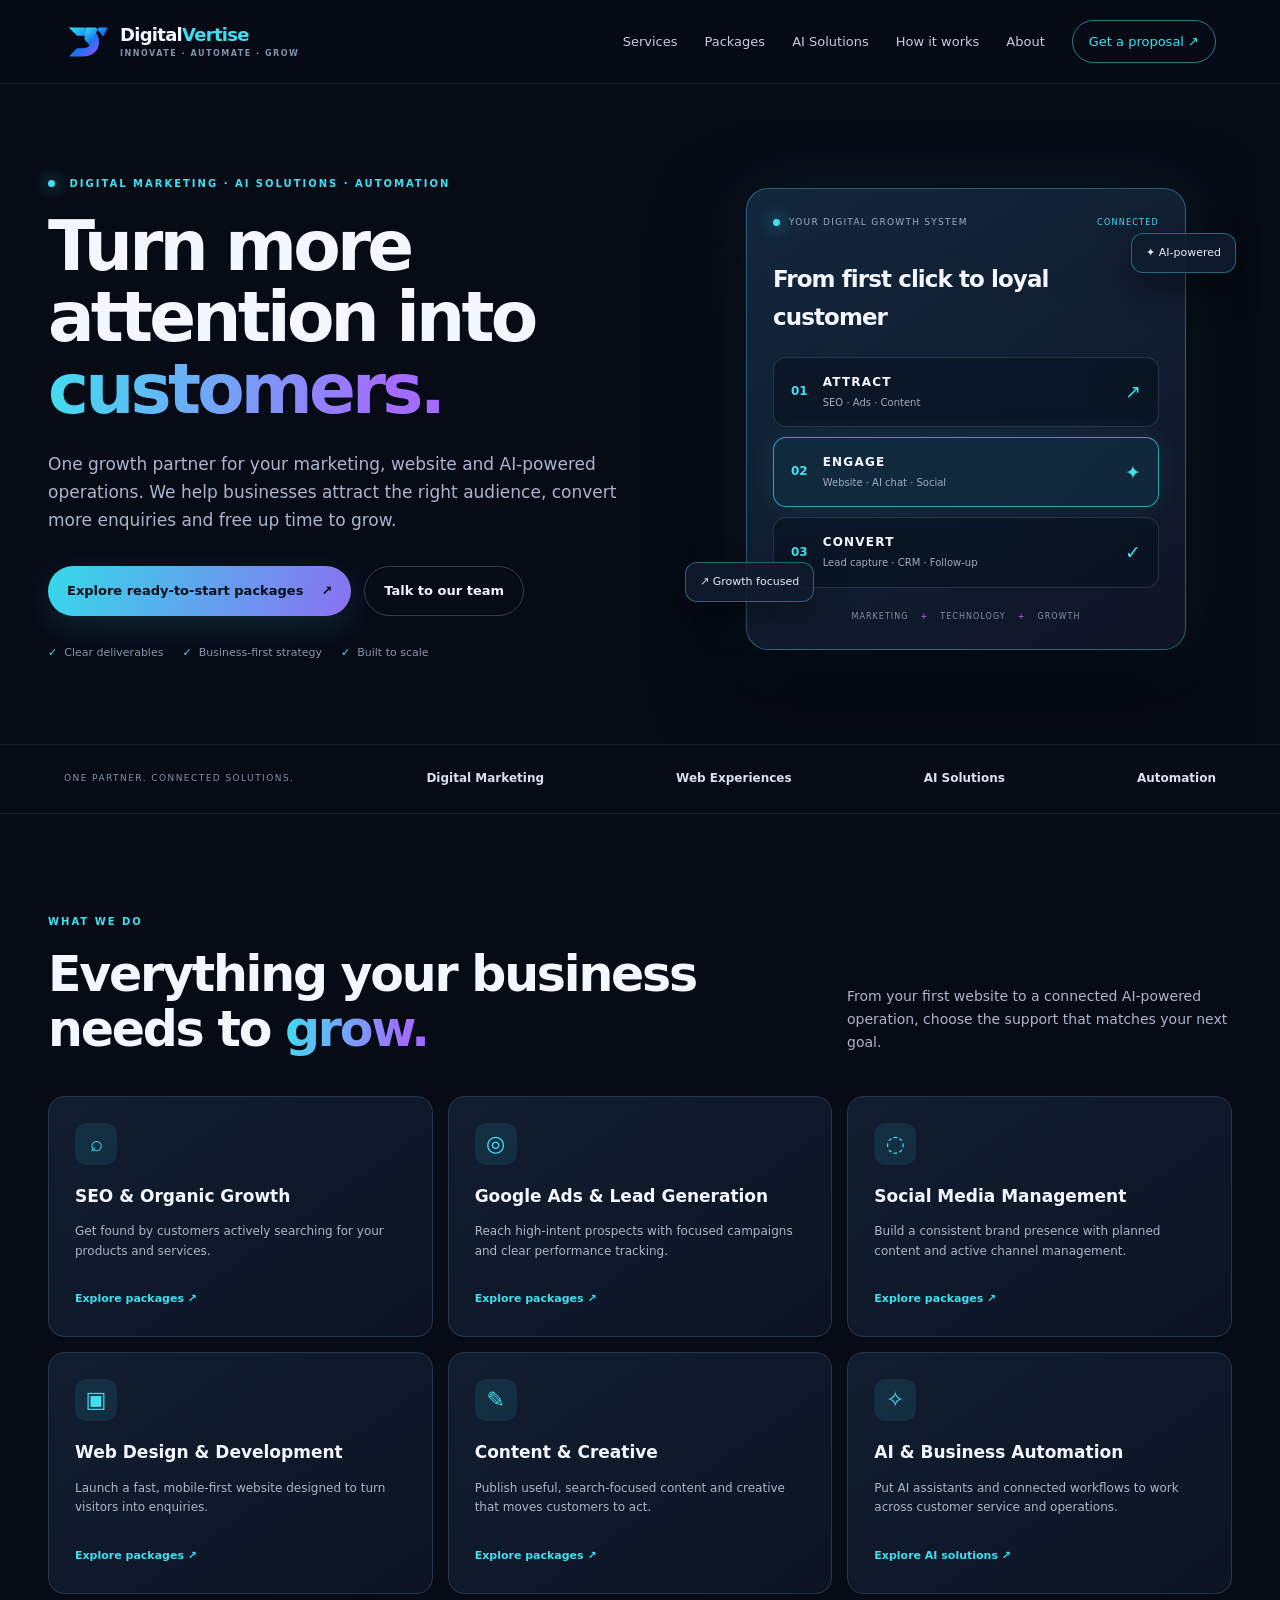
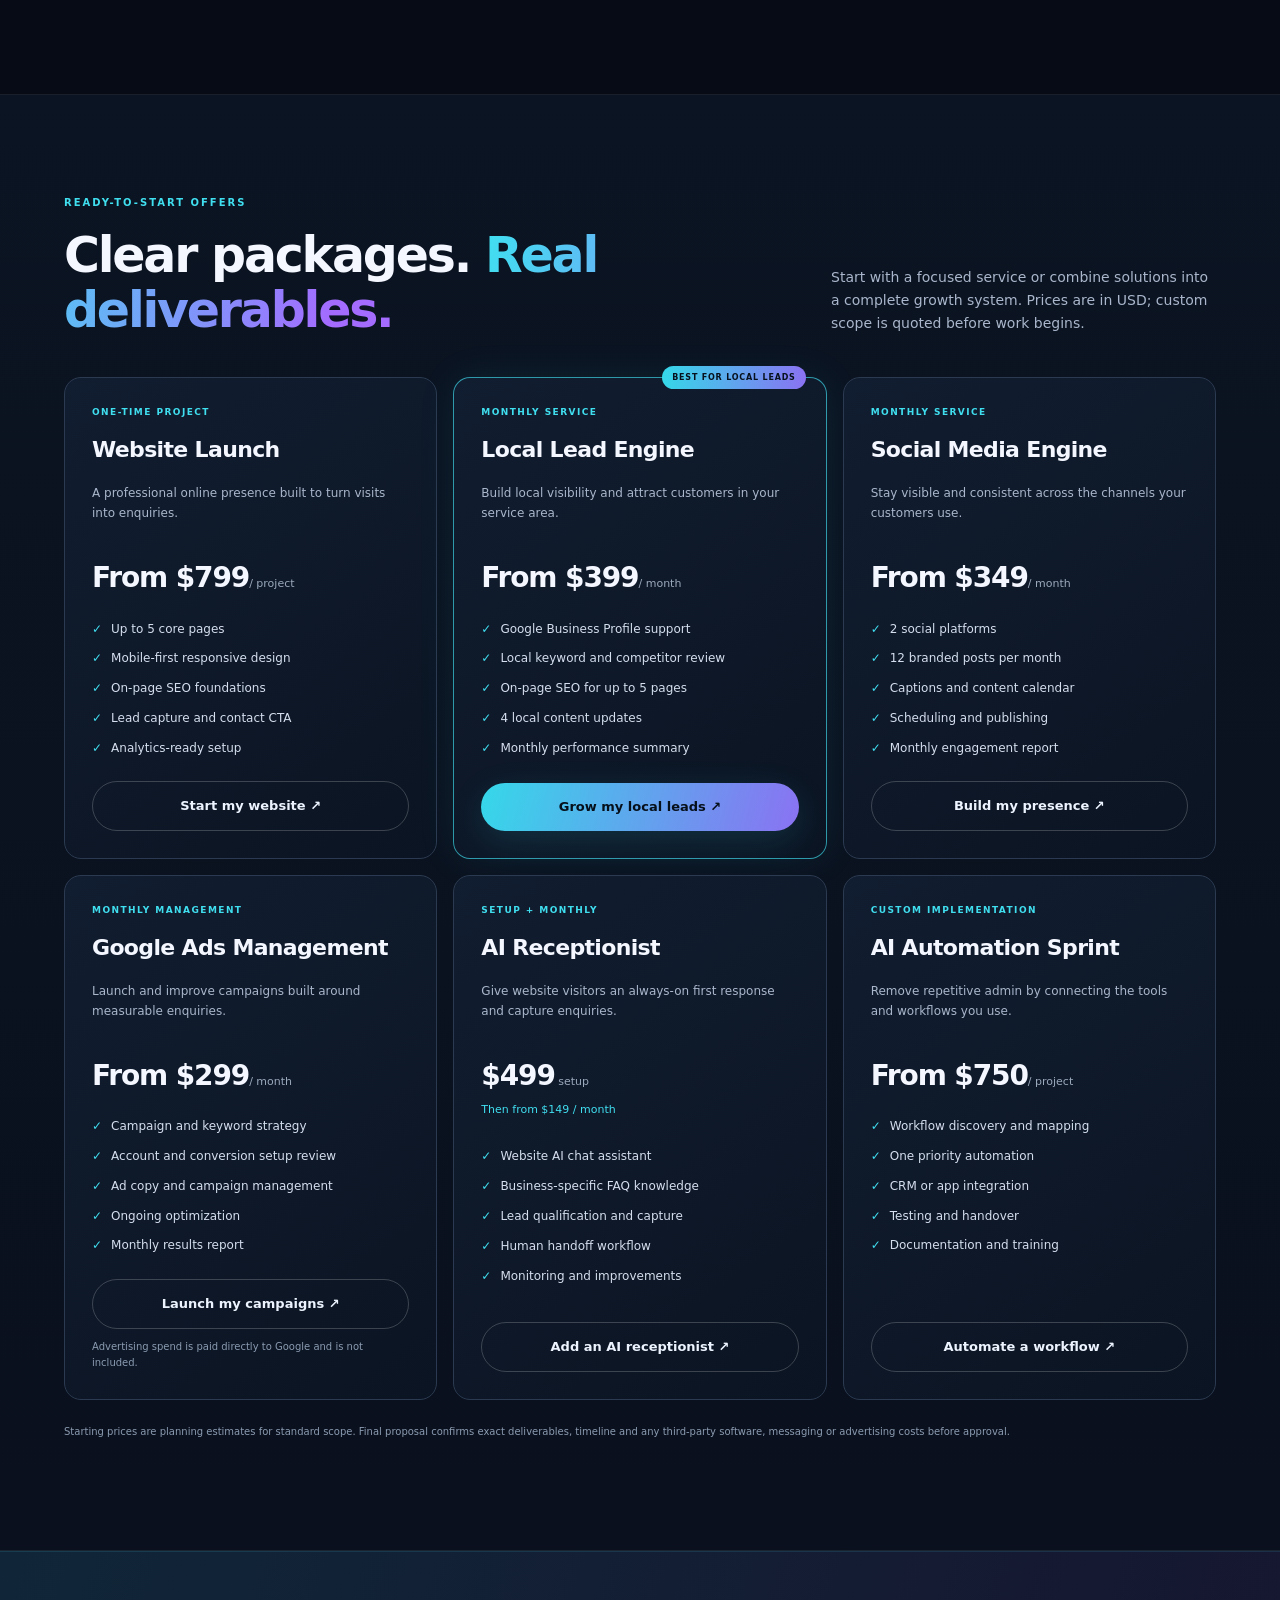
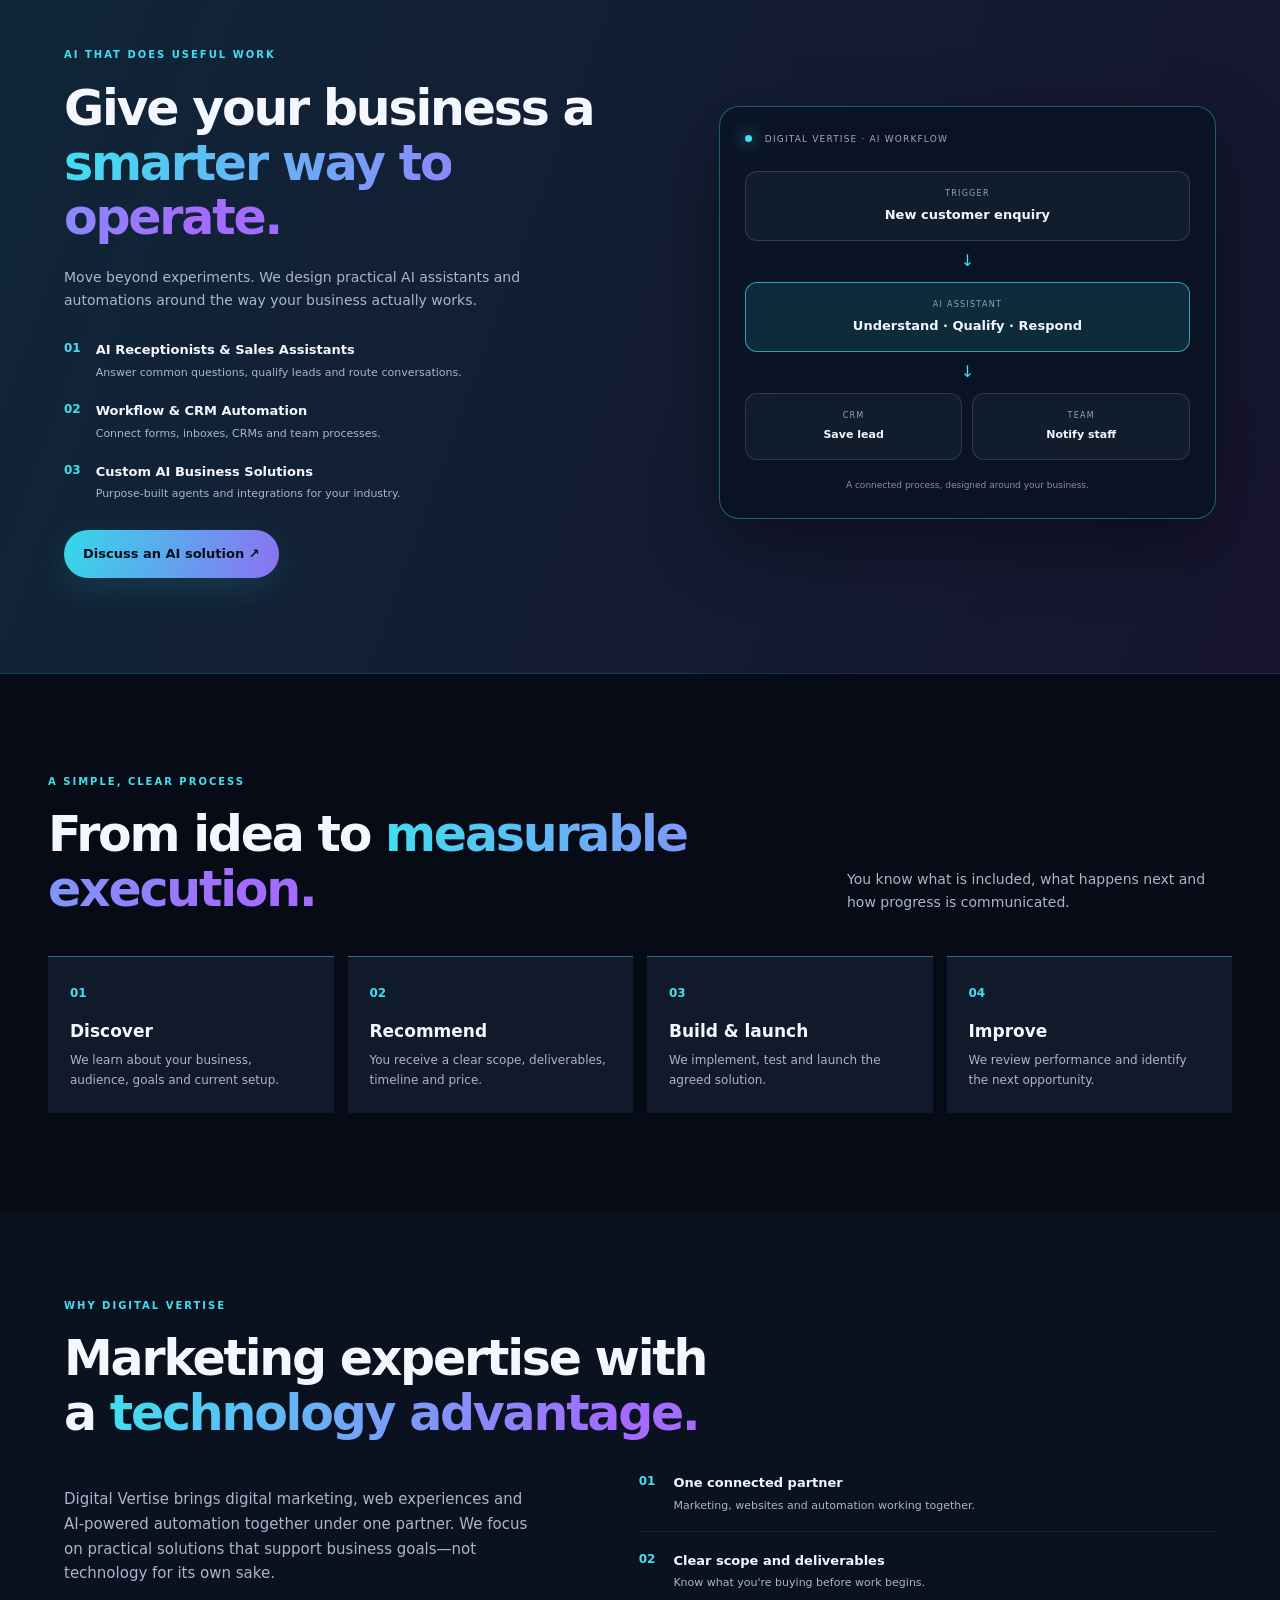
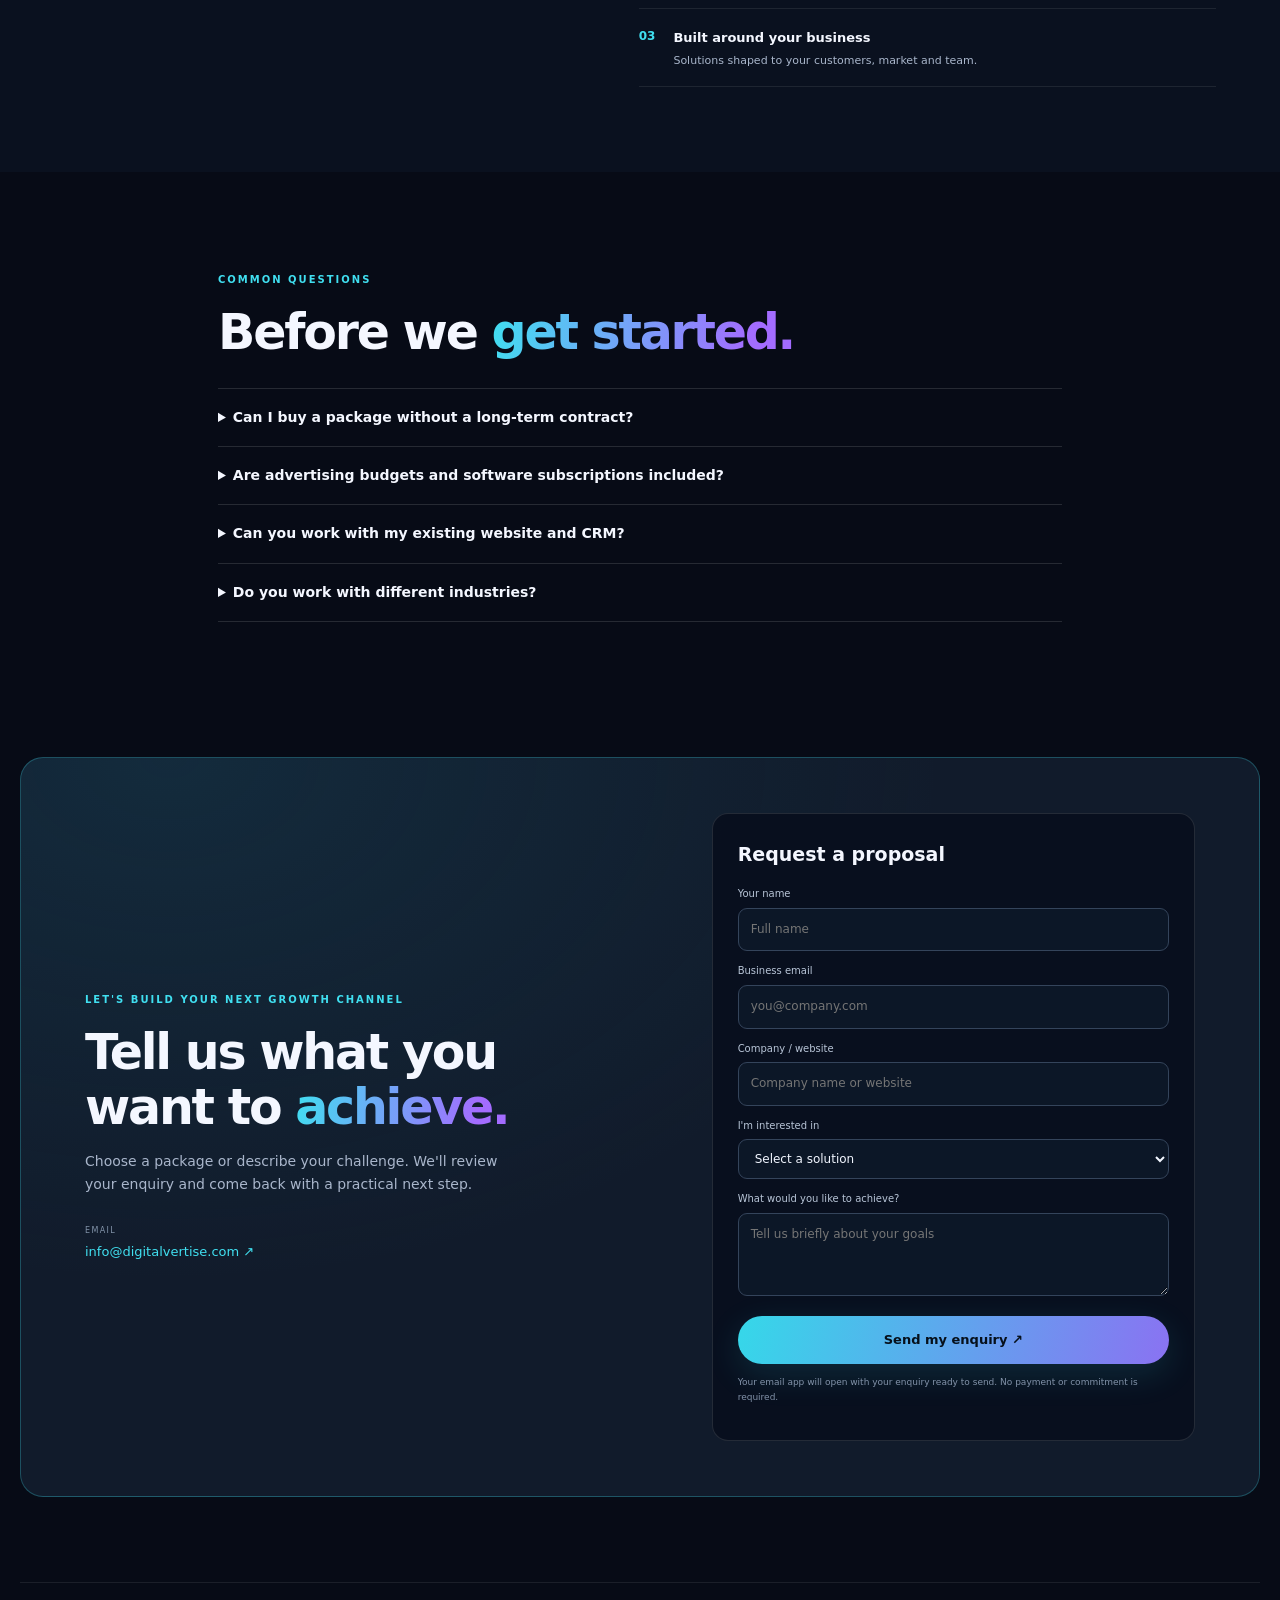
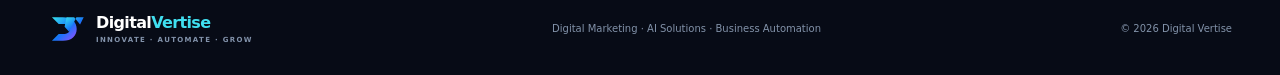
<file: index.html>
<!doctype html>
<html lang="en">
<head>
<meta charset="utf-8"><meta name="viewport" content="width=device-width,initial-scale=1">
<title>Digital Vertise | Digital Marketing, AI Solutions & Business Automation</title>
<meta name="description" content="Grow your business with Digital Vertise: SEO, Google Ads, social media, conversion-focused websites, AI receptionists and business automation. Explore clear packages and request a proposal.">
<meta name="robots" content="index,follow"><link rel="canonical" href="https://digitalvertise.com/">
<meta name="theme-color" content="#070b16">
<meta property="og:type" content="website"><meta property="og:title" content="Digital Vertise | Innovate. Automate. Grow."><meta property="og:description" content="Digital marketing and practical AI solutions that help businesses attract leads, convert customers and work smarter."><meta property="og:url" content="https://digitalvertise.com/">
<link rel="icon" href="/assets/dv-logo.svg" type="image/svg+xml"><link rel="stylesheet" href="/assets/site.css">
<script type="application/ld+json">{"@context":"https://schema.org","@type":"ProfessionalService","name":"Digital Vertise","url":"https://digitalvertise.com/","description":"Digital marketing, website development, AI solutions and business automation.","email":"info@digitalvertise.com","areaServed":"Worldwide","serviceType":["Digital Marketing","Search Engine Optimization","Google Ads Management","Social Media Management","Website Design","AI Automation"]}</script>
</head>
<body>
<header class="site-header"><a class="brand" href="/" aria-label="Digital Vertise home"><img src="/assets/dv-logo.svg" alt=""><span>Digital<span class="brand-accent">Vertise</span><small>INNOVATE · AUTOMATE · GROW</small></span></a>
<button class="menu-toggle" aria-label="Toggle navigation" aria-expanded="false">☰</button>
<nav class="main-nav"><a href="#services">Services</a><a href="#packages">Packages</a><a href="#ai">AI Solutions</a><a href="#process">How it works</a><a href="#about">About</a><a class="nav-cta" href="#contact">Get a proposal <span>↗</span></a></nav></header>
<main>
<section class="hero"><div class="hero-copy"><div class="eyebrow"><i></i> DIGITAL MARKETING · AI SOLUTIONS · AUTOMATION</div>
<h1>Turn more attention into <em>customers.</em></h1>
<p class="hero-lede">One growth partner for your marketing, website and AI-powered operations. We help businesses attract the right audience, convert more enquiries and free up time to grow.</p>
<div class="hero-actions"><a class="button button-primary" href="#packages">Explore ready-to-start packages <span>↗</span></a><a class="button button-secondary" href="#contact">Talk to our team</a></div>
<div class="hero-points"><span>Clear deliverables</span><span>Business-first strategy</span><span>Built to scale</span></div></div>
<div class="hero-visual"><div class="visual-glow"></div><div class="visual-card"><div class="visual-top"><span class="status-dot"></span> YOUR DIGITAL GROWTH SYSTEM <span class="visual-live">CONNECTED</span></div><div class="growth-title">From first click to loyal customer</div><div class="funnel"><div class="funnel-step"><b>01</b><span><strong>ATTRACT</strong><small>SEO · Ads · Content</small></span><em>↗</em></div><div class="funnel-step active"><b>02</b><span><strong>ENGAGE</strong><small>Website · AI chat · Social</small></span><em>✦</em></div><div class="funnel-step"><b>03</b><span><strong>CONVERT</strong><small>Lead capture · CRM · Follow-up</small></span><em>✓</em></div></div><div class="visual-foot"><span>MARKETING</span><span>+</span><span>TECHNOLOGY</span><span>+</span><span>GROWTH</span></div></div><div class="floating-tag tag-one">✦ AI-powered</div><div class="floating-tag tag-two">↗ Growth focused</div></div></section>
<div class="trust-strip"><span>ONE PARTNER. CONNECTED SOLUTIONS.</span><b>Digital Marketing</b><b>Web Experiences</b><b>AI Solutions</b><b>Automation</b></div>
<section class="section" id="services"><div class="section-heading"><div><div class="eyebrow">WHAT WE DO</div><h2>Everything your business needs to <em>grow.</em></h2></div><p>From your first website to a connected AI-powered operation, choose the support that matches your next goal.</p></div>
<div class="service-grid">
<a class="service-card" href="#packages"><span class="service-icon">⌕</span><h3>SEO & Organic Growth</h3><p>Get found by customers actively searching for your products and services.</p><span class="card-link">Explore packages ↗</span></a>
<a class="service-card" href="#packages"><span class="service-icon">◎</span><h3>Google Ads & Lead Generation</h3><p>Reach high-intent prospects with focused campaigns and clear performance tracking.</p><span class="card-link">Explore packages ↗</span></a>
<a class="service-card" href="#packages"><span class="service-icon">◌</span><h3>Social Media Management</h3><p>Build a consistent brand presence with planned content and active channel management.</p><span class="card-link">Explore packages ↗</span></a>
<a class="service-card" href="#packages"><span class="service-icon">▣</span><h3>Web Design & Development</h3><p>Launch a fast, mobile-first website designed to turn visitors into enquiries.</p><span class="card-link">Explore packages ↗</span></a>
<a class="service-card" href="#packages"><span class="service-icon">✎</span><h3>Content & Creative</h3><p>Publish useful, search-focused content and creative that moves customers to act.</p><span class="card-link">Explore packages ↗</span></a>
<a class="service-card" href="#ai"><span class="service-icon">✧</span><h3>AI & Business Automation</h3><p>Put AI assistants and connected workflows to work across customer service and operations.</p><span class="card-link">Explore AI solutions ↗</span></a>
</div></section>
<section class="packages-section" id="packages"><div class="section-heading"><div><div class="eyebrow">READY-TO-START OFFERS</div><h2>Clear packages. <em>Real deliverables.</em></h2></div><p>Start with a focused service or combine solutions into a complete growth system. Prices are in USD; custom scope is quoted before work begins.</p></div>
<div class="package-grid">
<article class="package-card"><div class="package-label">ONE-TIME PROJECT</div><h3>Website Launch</h3><p class="package-desc">A professional online presence built to turn visits into enquiries.</p><div class="price"><strong>From $799</strong><span>/ project</span></div><ul><li>Up to 5 core pages</li><li>Mobile-first responsive design</li><li>On-page SEO foundations</li><li>Lead capture and contact CTA</li><li>Analytics-ready setup</li></ul><a class="button button-outline" href="#contact" data-package="Website Launch">Start my website ↗</a></article>
<article class="package-card featured"><div class="popular">BEST FOR LOCAL LEADS</div><div class="package-label">MONTHLY SERVICE</div><h3>Local Lead Engine</h3><p class="package-desc">Build local visibility and attract customers in your service area.</p><div class="price"><strong>From $399</strong><span>/ month</span></div><ul><li>Google Business Profile support</li><li>Local keyword and competitor review</li><li>On-page SEO for up to 5 pages</li><li>4 local content updates</li><li>Monthly performance summary</li></ul><a class="button button-primary" href="#contact" data-package="Local Lead Engine">Grow my local leads ↗</a></article>
<article class="package-card"><div class="package-label">MONTHLY SERVICE</div><h3>Social Media Engine</h3><p class="package-desc">Stay visible and consistent across the channels your customers use.</p><div class="price"><strong>From $349</strong><span>/ month</span></div><ul><li>2 social platforms</li><li>12 branded posts per month</li><li>Captions and content calendar</li><li>Scheduling and publishing</li><li>Monthly engagement report</li></ul><a class="button button-outline" href="#contact" data-package="Social Media Engine">Build my presence ↗</a></article>
<article class="package-card"><div class="package-label">MONTHLY MANAGEMENT</div><h3>Google Ads Management</h3><p class="package-desc">Launch and improve campaigns built around measurable enquiries.</p><div class="price"><strong>From $299</strong><span>/ month</span></div><ul><li>Campaign and keyword strategy</li><li>Account and conversion setup review</li><li>Ad copy and campaign management</li><li>Ongoing optimization</li><li>Monthly results report</li></ul><a class="button button-outline" href="#contact" data-package="Google Ads Management">Launch my campaigns ↗</a><small class="package-note">Advertising spend is paid directly to Google and is not included.</small></article>
<article class="package-card"><div class="package-label">SETUP + MONTHLY</div><h3>AI Receptionist</h3><p class="package-desc">Give website visitors an always-on first response and capture enquiries.</p><div class="price"><strong>$499</strong><span> setup</span></div><div class="recurring">Then from $149 / month</div><ul><li>Website AI chat assistant</li><li>Business-specific FAQ knowledge</li><li>Lead qualification and capture</li><li>Human handoff workflow</li><li>Monitoring and improvements</li></ul><a class="button button-outline" href="#contact" data-package="AI Receptionist">Add an AI receptionist ↗</a></article>
<article class="package-card"><div class="package-label">CUSTOM IMPLEMENTATION</div><h3>AI Automation Sprint</h3><p class="package-desc">Remove repetitive admin by connecting the tools and workflows you use.</p><div class="price"><strong>From $750</strong><span>/ project</span></div><ul><li>Workflow discovery and mapping</li><li>One priority automation</li><li>CRM or app integration</li><li>Testing and handover</li><li>Documentation and training</li></ul><a class="button button-outline" href="#contact" data-package="AI Automation Sprint">Automate a workflow ↗</a></article>
</div><p class="pricing-footnote">Starting prices are planning estimates for standard scope. Final proposal confirms exact deliverables, timeline and any third-party software, messaging or advertising costs before approval.</p></section>
<section class="ai-section" id="ai"><div class="ai-copy"><div class="eyebrow">AI THAT DOES USEFUL WORK</div><h2>Give your business a <em>smarter way to operate.</em></h2><p>Move beyond experiments. We design practical AI assistants and automations around the way your business actually works.</p><div class="ai-list"><div><span>01</span><p><strong>AI Receptionists & Sales Assistants</strong><small>Answer common questions, qualify leads and route conversations.</small></p></div><div><span>02</span><p><strong>Workflow & CRM Automation</strong><small>Connect forms, inboxes, CRMs and team processes.</small></p></div><div><span>03</span><p><strong>Custom AI Business Solutions</strong><small>Purpose-built agents and integrations for your industry.</small></p></div></div><a class="button button-primary" href="#contact">Discuss an AI solution ↗</a></div><div class="ai-panel"><div class="panel-header"><span class="status-dot"></span> DIGITAL VERTISE · AI WORKFLOW</div><div class="workflow-node"><small>TRIGGER</small><b>New customer enquiry</b></div><div class="connector">↓</div><div class="workflow-node highlight"><small>AI ASSISTANT</small><b>Understand · Qualify · Respond</b></div><div class="connector">↓</div><div class="workflow-outputs"><div class="workflow-node"><small>CRM</small><b>Save lead</b></div><div class="workflow-node"><small>TEAM</small><b>Notify staff</b></div></div><div class="panel-caption">A connected process, designed around your business.</div></div></section>
<section class="process-section" id="process"><div class="section-heading"><div><div class="eyebrow">A SIMPLE, CLEAR PROCESS</div><h2>From idea to <em>measurable execution.</em></h2></div><p>You know what is included, what happens next and how progress is communicated.</p></div><div class="process-grid"><div><b>01</b><h3>Discover</h3><p>We learn about your business, audience, goals and current setup.</p></div><div><b>02</b><h3>Recommend</h3><p>You receive a clear scope, deliverables, timeline and price.</p></div><div><b>03</b><h3>Build & launch</h3><p>We implement, test and launch the agreed solution.</p></div><div><b>04</b><h3>Improve</h3><p>We review performance and identify the next opportunity.</p></div></div></section>
<section class="about-section" id="about"><div class="eyebrow">WHY DIGITAL VERTISE</div><h2>Marketing expertise with a <em>technology advantage.</em></h2><div class="about-grid"><p>Digital Vertise brings digital marketing, web experiences and AI-powered automation together under one partner. We focus on practical solutions that support business goals—not technology for its own sake.</p><div class="about-points"><div><b>01</b><span><strong>One connected partner</strong><small>Marketing, websites and automation working together.</small></span></div><div><b>02</b><span><strong>Clear scope and deliverables</strong><small>Know what you're buying before work begins.</small></span></div><div><b>03</b><span><strong>Built around your business</strong><small>Solutions shaped to your customers, market and team.</small></span></div></div></div></section>
<section class="faq-section"><div class="eyebrow">COMMON QUESTIONS</div><h2>Before we <em>get started.</em></h2><div class="faq-list"><details><summary>Can I buy a package without a long-term contract?</summary><p>Project packages are scoped as one-time engagements. Monthly services are billed monthly according to the final proposal and agreed terms.</p></details><details><summary>Are advertising budgets and software subscriptions included?</summary><p>No. Advertising spend and third-party software, messaging or platform fees are separate unless explicitly included in your proposal.</p></details><details><summary>Can you work with my existing website and CRM?</summary><p>Yes. We can review your current setup and recommend improvements or integrations where the platforms support them.</p></details><details><summary>Do you work with different industries?</summary><p>Yes. We tailor the strategy and implementation to the business model, audience and market.</p></details></div></section>
<section class="contact-section" id="contact"><div class="contact-copy"><div class="eyebrow">LET'S BUILD YOUR NEXT GROWTH CHANNEL</div><h2>Tell us what you want to <em>achieve.</em></h2><p>Choose a package or describe your challenge. We'll review your enquiry and come back with a practical next step.</p><div class="contact-email"><span>EMAIL</span><a href="mailto:info@digitalvertise.com">info@digitalvertise.com ↗</a></div></div>
<form class="lead-form" id="lead-form"><h3>Request a proposal</h3><label>Your name<input name="name" autocomplete="name" required placeholder="Full name"></label><label>Business email<input type="email" name="email" autocomplete="email" required placeholder="you@company.com"></label><label>Company / website<input name="company" placeholder="Company name or website"></label><label>I'm interested in<select name="interest"><option value="">Select a solution</option><option>Website Launch</option><option>Local Lead Engine</option><option>Social Media Engine</option><option>Google Ads Management</option><option>AI Receptionist</option><option>AI Automation Sprint</option><option>Custom AI & Digital Growth</option></select></label><label>What would you like to achieve?<textarea name="message" rows="3" placeholder="Tell us briefly about your goals"></textarea></label><button class="button button-primary form-submit" type="submit">Send my enquiry ↗</button><small class="form-note">Your email app will open with your enquiry ready to send. No payment or commitment is required.</small><p class="form-status" aria-live="polite"></p></form></section>
</main><footer class="site-footer"><a class="brand" href="/"><img src="/assets/dv-logo.svg" alt=""><span>Digital<span class="brand-accent">Vertise</span><small>INNOVATE · AUTOMATE · GROW</small></span></a><span>Digital Marketing · AI Solutions · Business Automation</span><span>© <span id="year"></span> Digital Vertise</span></footer>
<script src="/assets/site.js" defer></script></body></html>
</file>
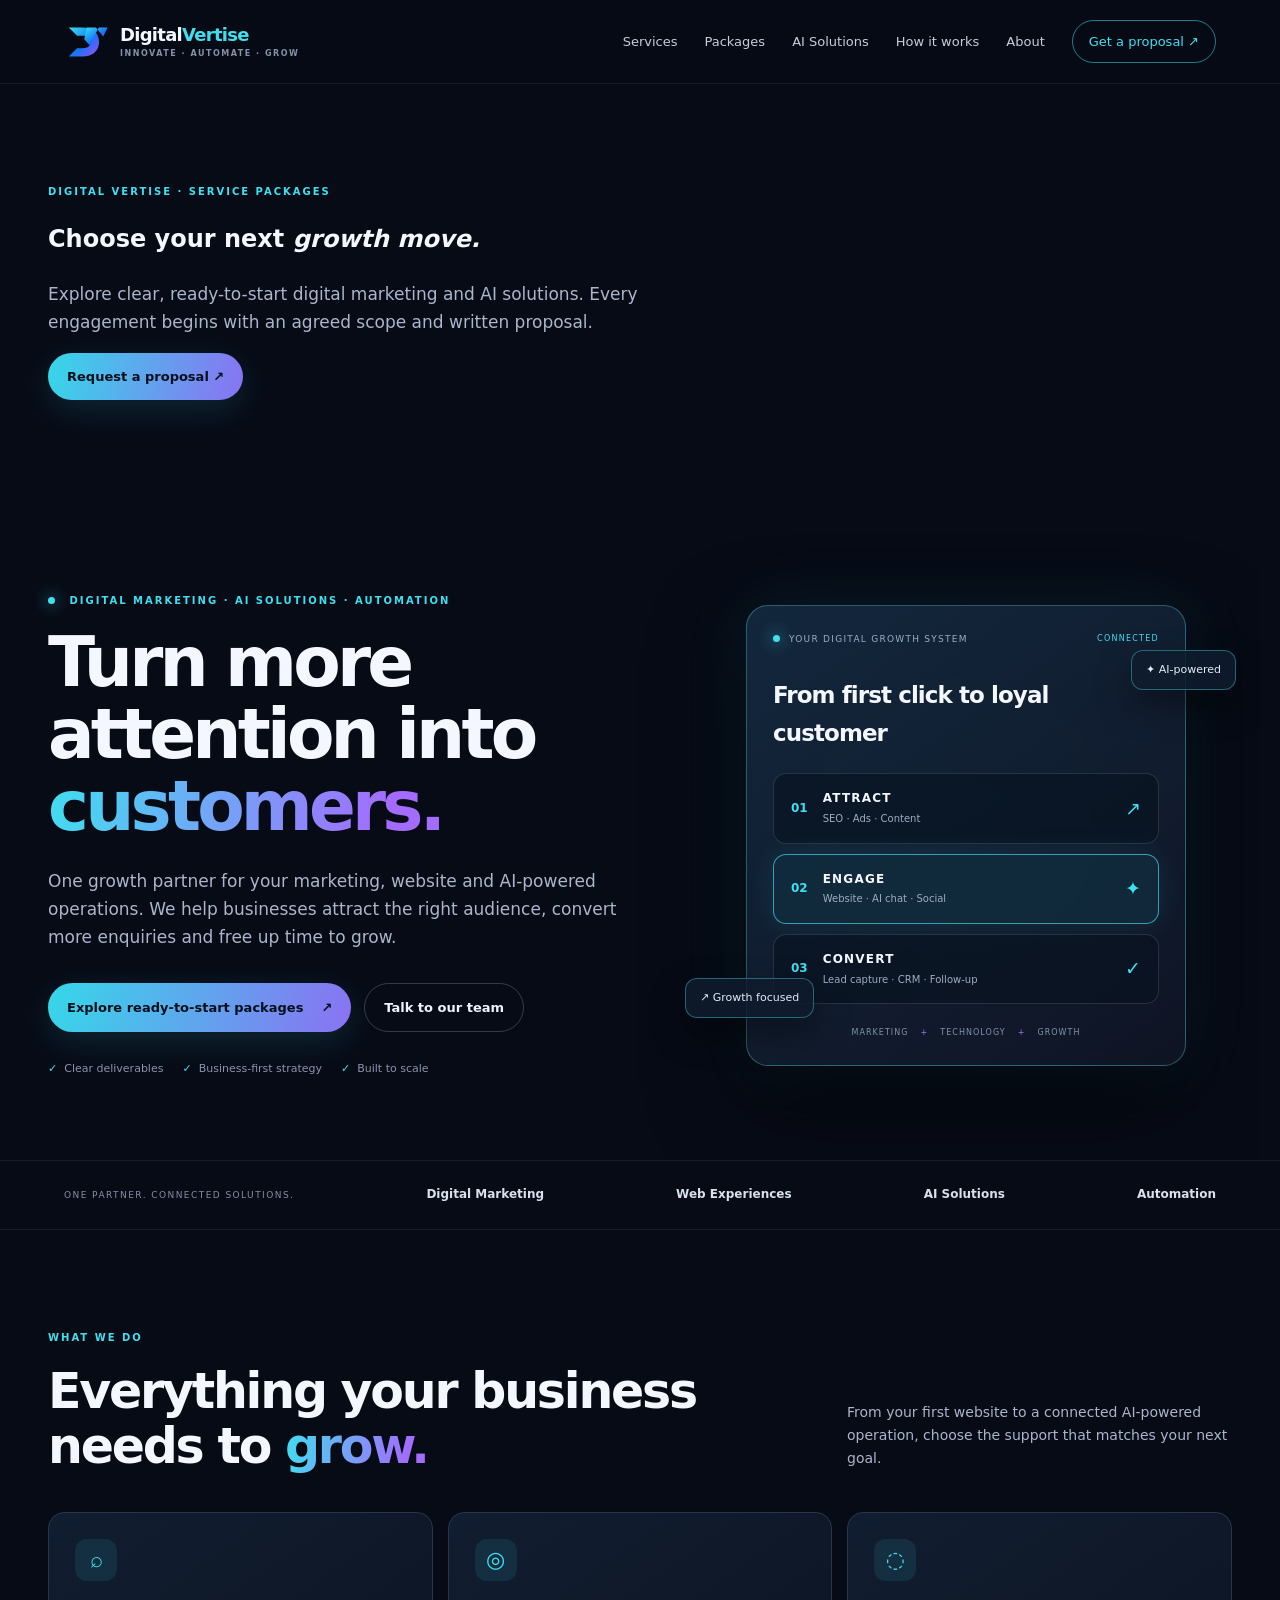
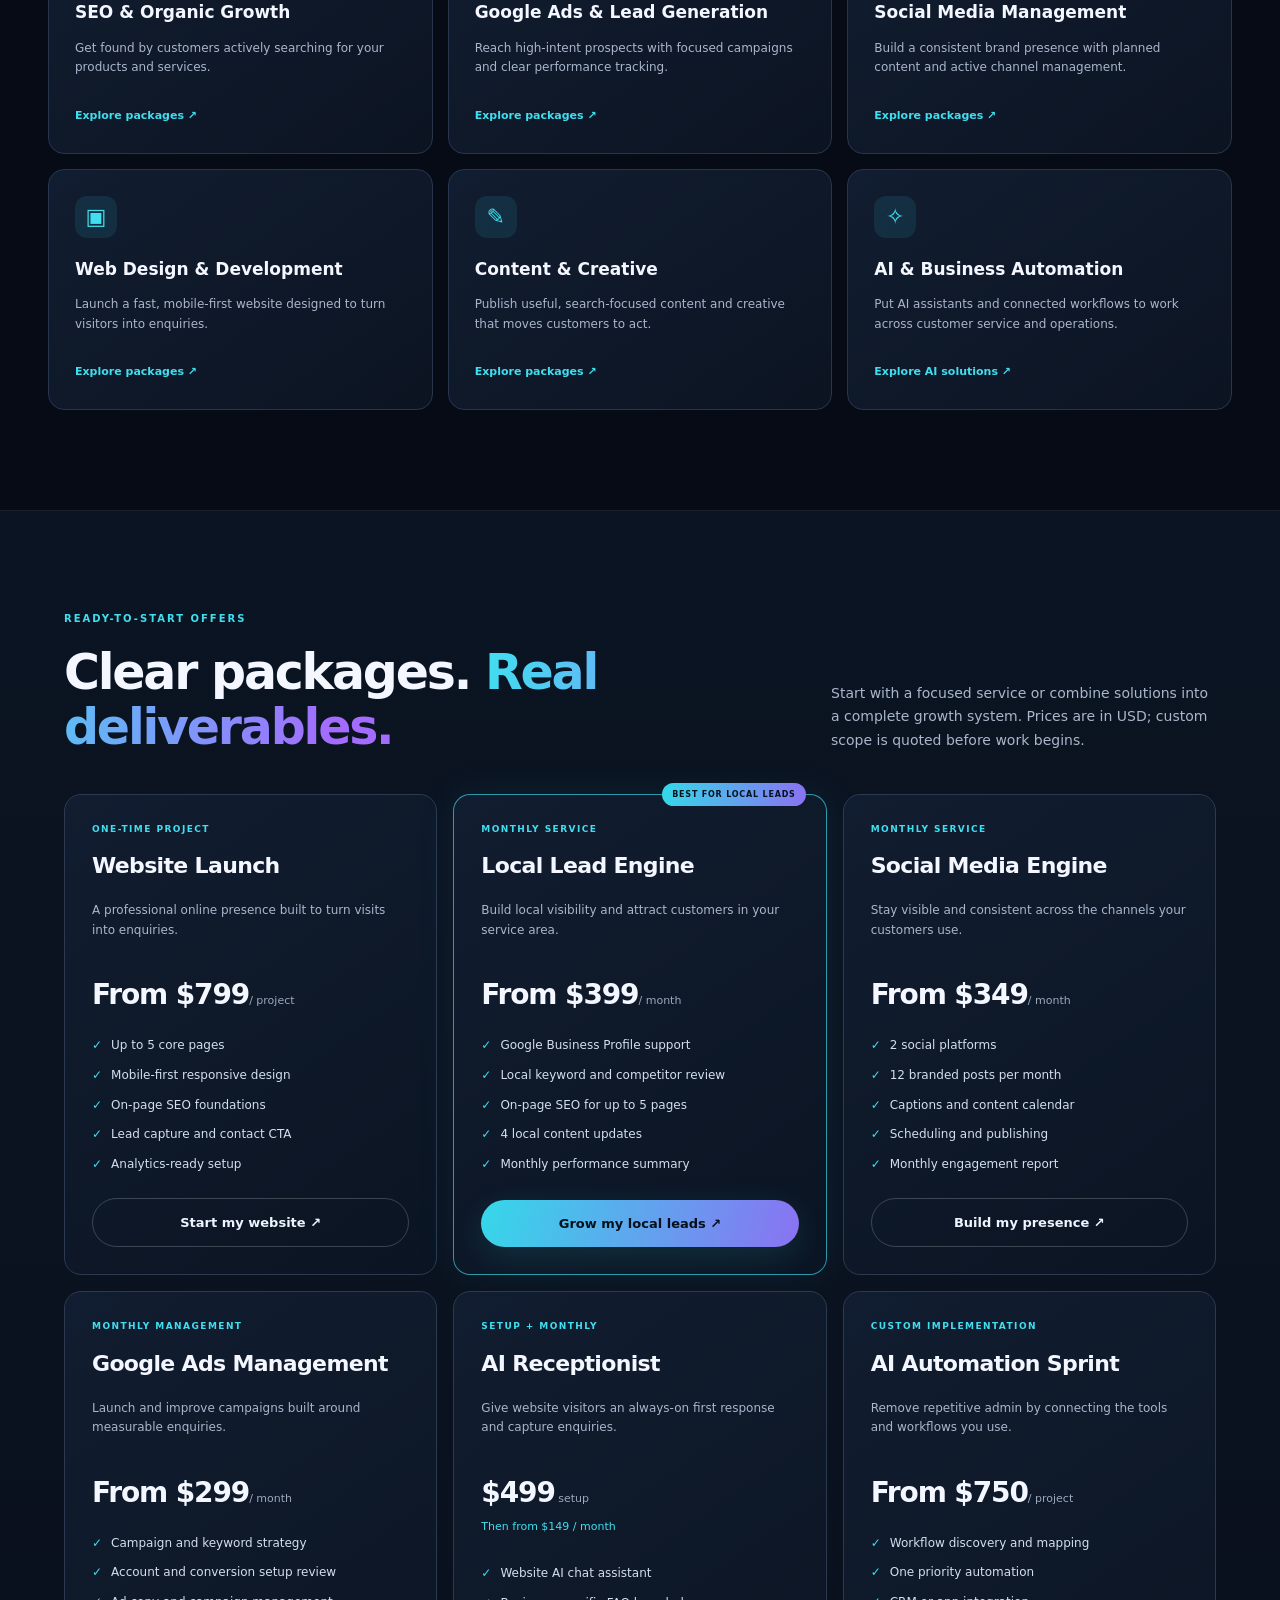
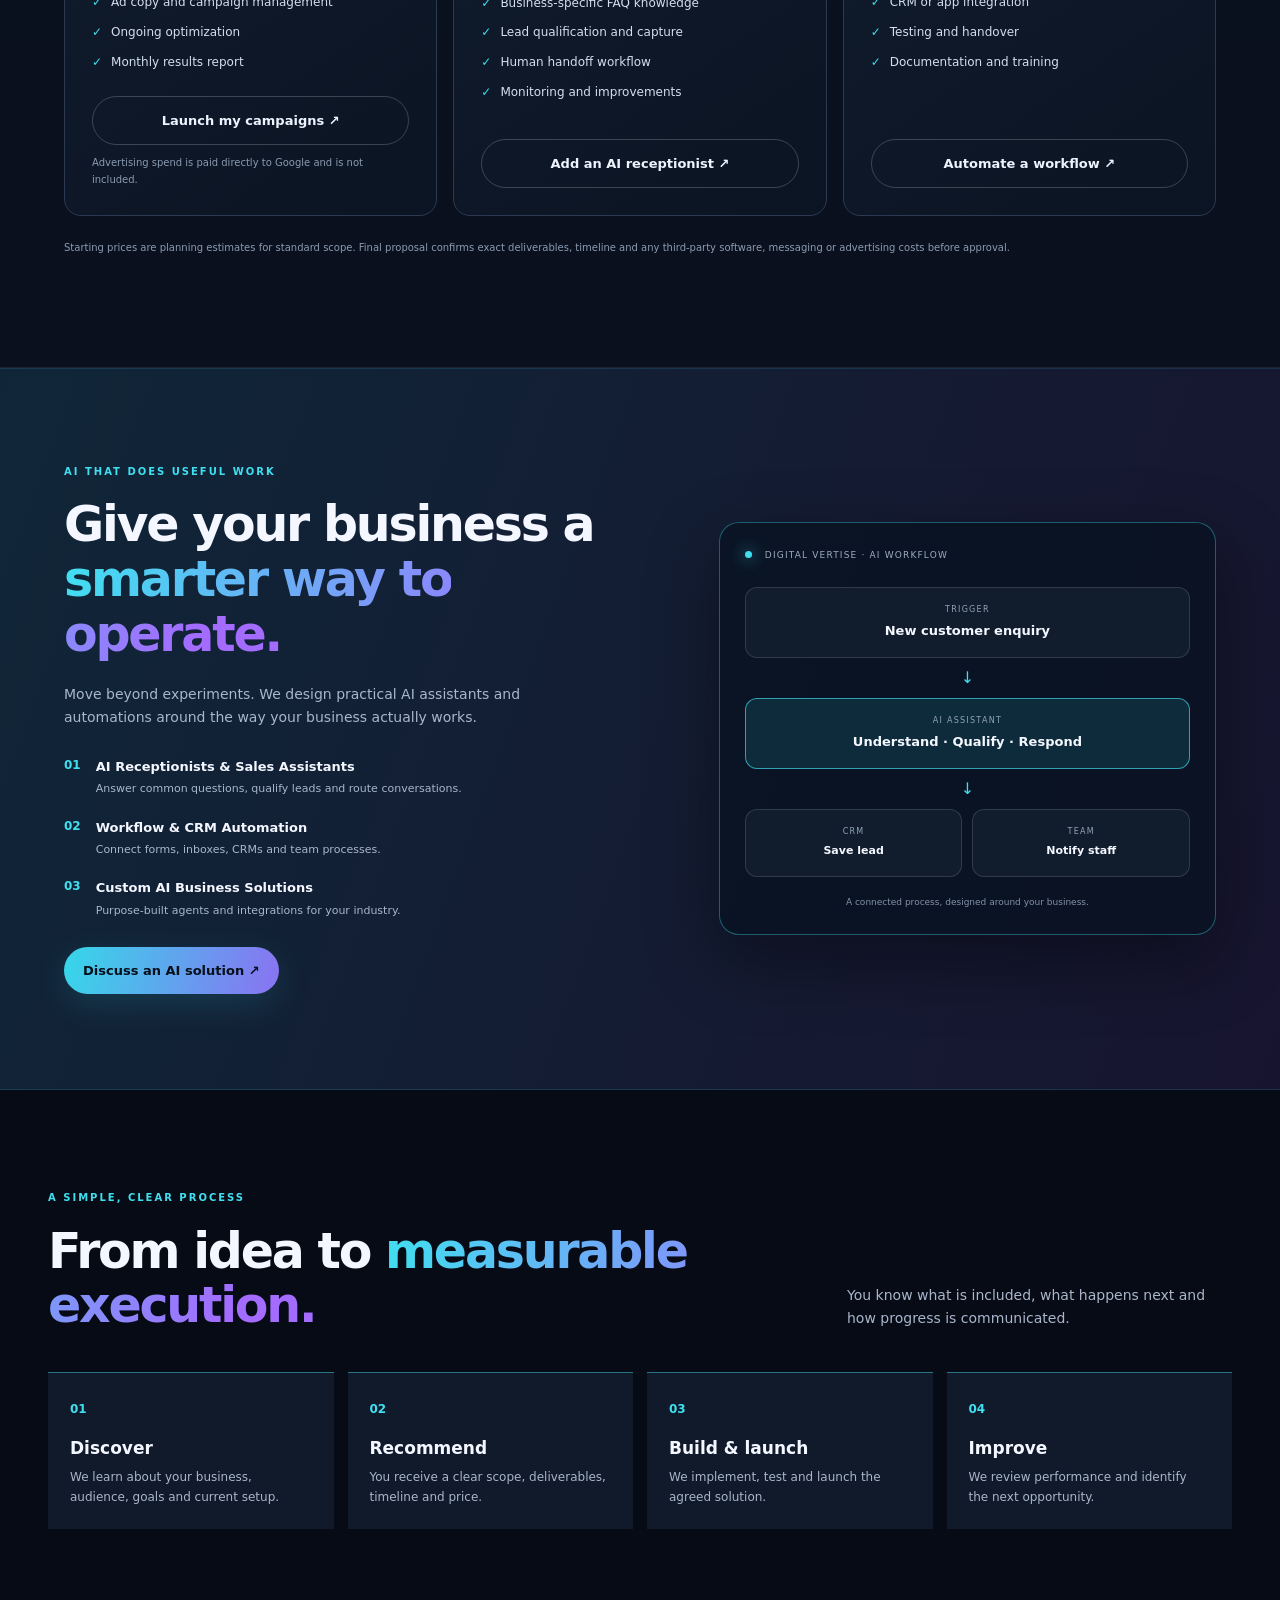
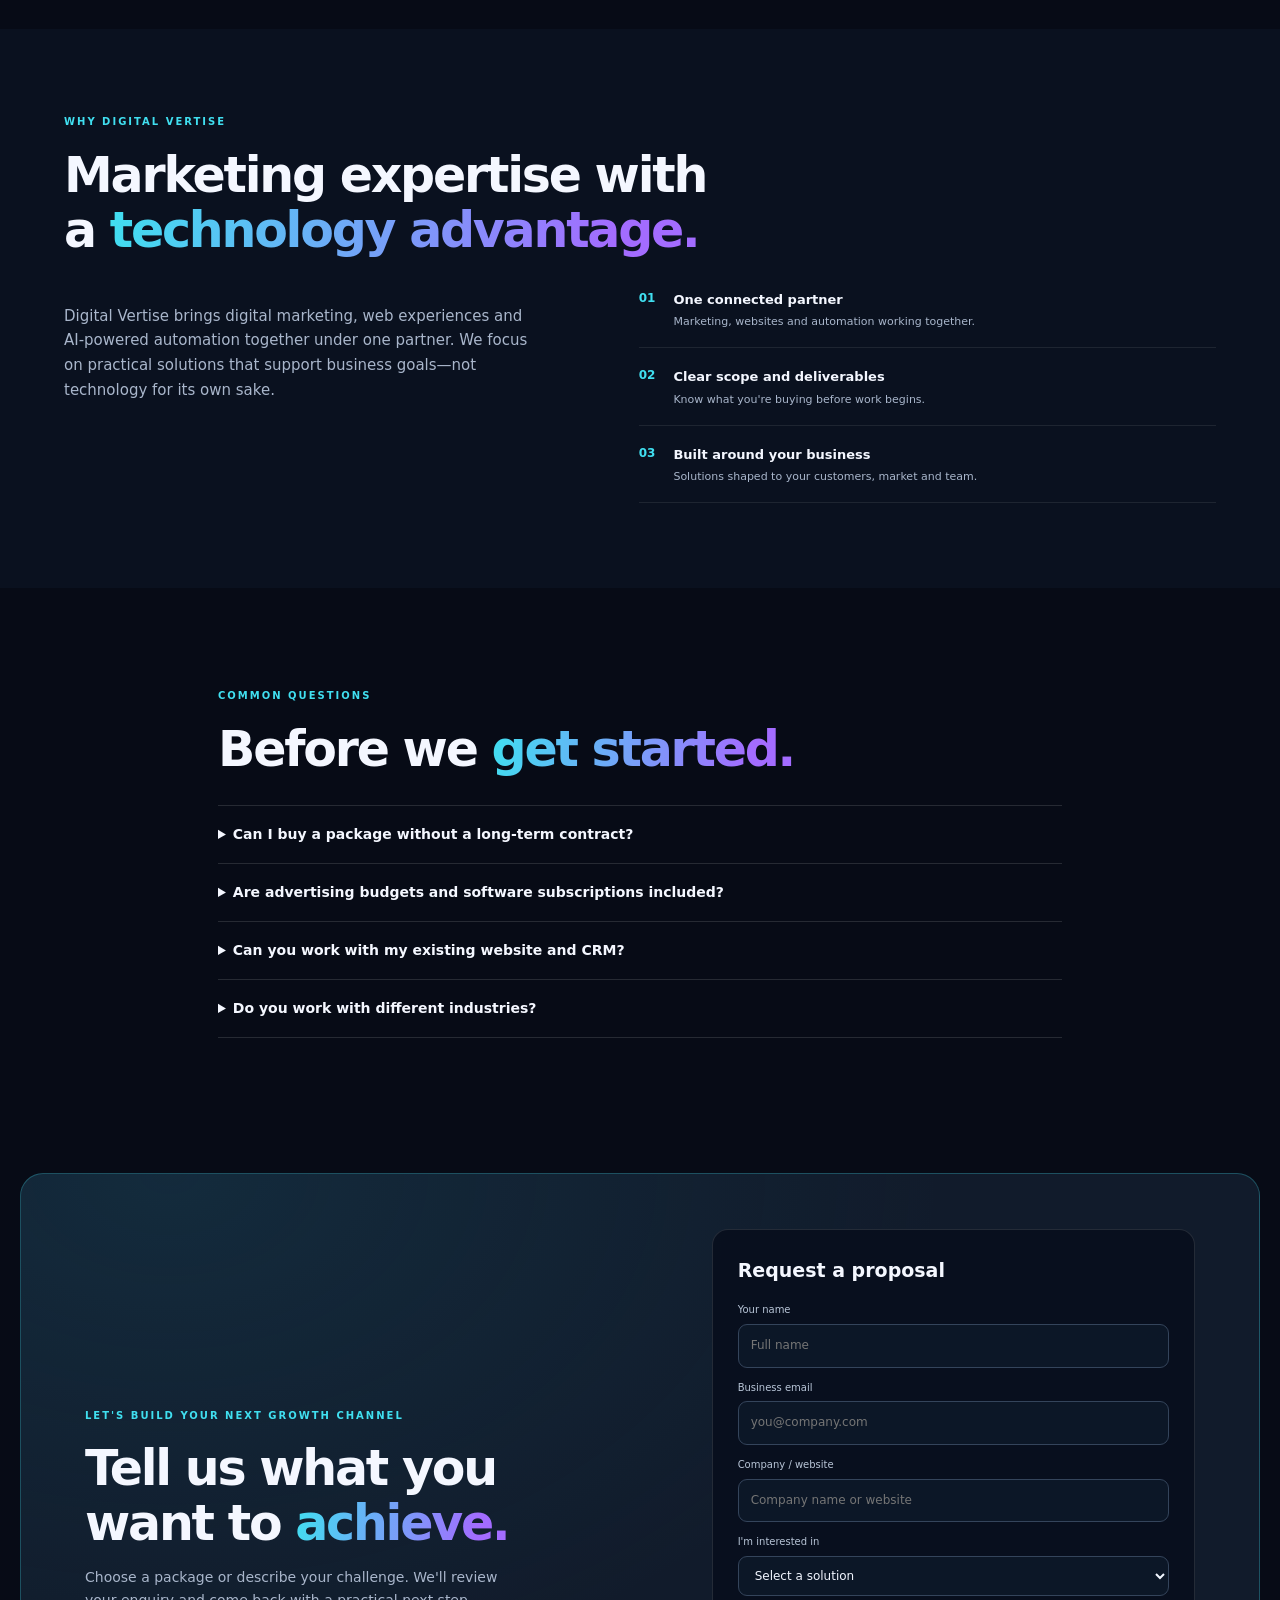
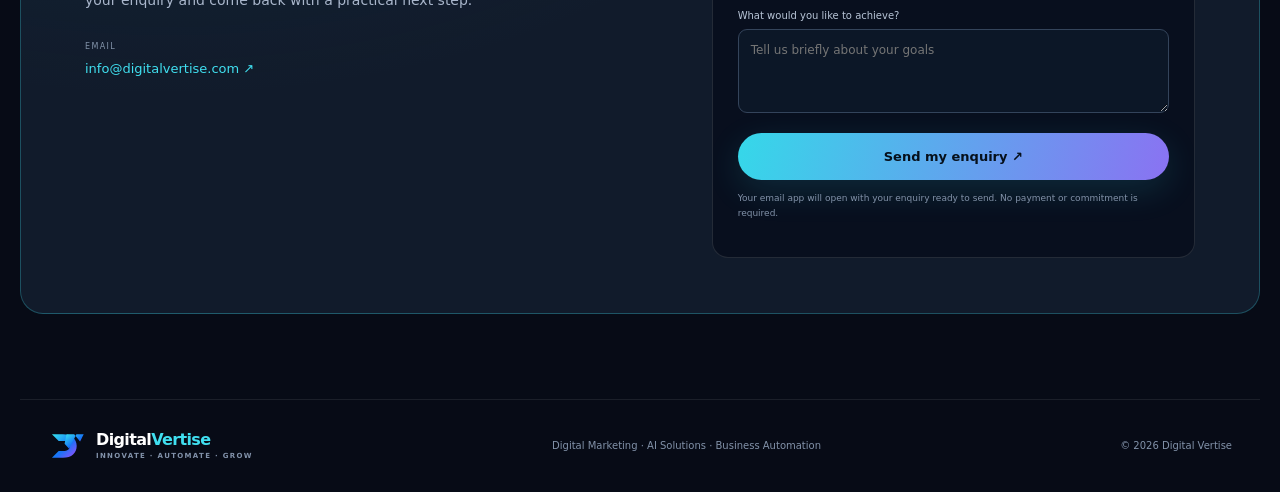
<file: packages/index.html>
<!doctype html>
<html lang="en">
<head>
<meta charset="utf-8"><meta name="viewport" content="width=device-width,initial-scale=1">
<title>Digital Vertise Packages | Digital Marketing & AI Solutions</title>
<meta name="description" content="Grow your business with Digital Vertise: SEO, Google Ads, social media, conversion-focused websites, AI receptionists and business automation. Explore clear packages and request a proposal.">
<meta name="robots" content="index,follow"><link rel="canonical" href="https://digitalvertise.com/packages/">
<meta name="theme-color" content="#070b16">
<meta property="og:type" content="website"><meta property="og:title" content="Digital Vertise | Innovate. Automate. Grow."><meta property="og:description" content="Digital marketing and practical AI solutions that help businesses attract leads, convert customers and work smarter."><meta property="og:url" content="https://digitalvertise.com/">
<link rel="icon" href="/assets/dv-logo.svg" type="image/svg+xml"><link rel="stylesheet" href="/assets/site.css">
<script type="application/ld+json">{"@context":"https://schema.org","@type":"ProfessionalService","name":"Digital Vertise","url":"https://digitalvertise.com/","description":"Digital marketing, website development, AI solutions and business automation.","email":"info@digitalvertise.com","areaServed":"Worldwide","serviceType":["Digital Marketing","Search Engine Optimization","Google Ads Management","Social Media Management","Website Design","AI Automation"]}</script>
</head>
<body>
<header class="site-header"><a class="brand" href="/" aria-label="Digital Vertise home"><img src="/assets/dv-logo.svg" alt=""><span>Digital<span class="brand-accent">Vertise</span><small>INNOVATE · AUTOMATE · GROW</small></span></a>
<button class="menu-toggle" aria-label="Toggle navigation" aria-expanded="false">☰</button>
<nav class="main-nav"><a href="#services">Services</a><a href="#packages">Packages</a><a href="#ai">AI Solutions</a><a href="#process">How it works</a><a href="#about">About</a><a class="nav-cta" href="#contact">Get a proposal <span>↗</span></a></nav></header>
<main><section class="hero-copy section"><div class="eyebrow">DIGITAL VERTISE · SERVICE PACKAGES</div><h1>Choose your next <em>growth move.</em></h1><p class="hero-lede">Explore clear, ready-to-start digital marketing and AI solutions. Every engagement begins with an agreed scope and written proposal.</p><a class="button button-primary" href="/#contact">Request a proposal ↗</a></section>
<section class="hero"><div class="hero-copy"><div class="eyebrow"><i></i> DIGITAL MARKETING · AI SOLUTIONS · AUTOMATION</div>
<h1>Turn more attention into <em>customers.</em></h1>
<p class="hero-lede">One growth partner for your marketing, website and AI-powered operations. We help businesses attract the right audience, convert more enquiries and free up time to grow.</p>
<div class="hero-actions"><a class="button button-primary" href="#packages">Explore ready-to-start packages <span>↗</span></a><a class="button button-secondary" href="#contact">Talk to our team</a></div>
<div class="hero-points"><span>Clear deliverables</span><span>Business-first strategy</span><span>Built to scale</span></div></div>
<div class="hero-visual"><div class="visual-glow"></div><div class="visual-card"><div class="visual-top"><span class="status-dot"></span> YOUR DIGITAL GROWTH SYSTEM <span class="visual-live">CONNECTED</span></div><div class="growth-title">From first click to loyal customer</div><div class="funnel"><div class="funnel-step"><b>01</b><span><strong>ATTRACT</strong><small>SEO · Ads · Content</small></span><em>↗</em></div><div class="funnel-step active"><b>02</b><span><strong>ENGAGE</strong><small>Website · AI chat · Social</small></span><em>✦</em></div><div class="funnel-step"><b>03</b><span><strong>CONVERT</strong><small>Lead capture · CRM · Follow-up</small></span><em>✓</em></div></div><div class="visual-foot"><span>MARKETING</span><span>+</span><span>TECHNOLOGY</span><span>+</span><span>GROWTH</span></div></div><div class="floating-tag tag-one">✦ AI-powered</div><div class="floating-tag tag-two">↗ Growth focused</div></div></section>
<div class="trust-strip"><span>ONE PARTNER. CONNECTED SOLUTIONS.</span><b>Digital Marketing</b><b>Web Experiences</b><b>AI Solutions</b><b>Automation</b></div>
<section class="section" id="services"><div class="section-heading"><div><div class="eyebrow">WHAT WE DO</div><h2>Everything your business needs to <em>grow.</em></h2></div><p>From your first website to a connected AI-powered operation, choose the support that matches your next goal.</p></div>
<div class="service-grid">
<a class="service-card" href="#packages"><span class="service-icon">⌕</span><h3>SEO & Organic Growth</h3><p>Get found by customers actively searching for your products and services.</p><span class="card-link">Explore packages ↗</span></a>
<a class="service-card" href="#packages"><span class="service-icon">◎</span><h3>Google Ads & Lead Generation</h3><p>Reach high-intent prospects with focused campaigns and clear performance tracking.</p><span class="card-link">Explore packages ↗</span></a>
<a class="service-card" href="#packages"><span class="service-icon">◌</span><h3>Social Media Management</h3><p>Build a consistent brand presence with planned content and active channel management.</p><span class="card-link">Explore packages ↗</span></a>
<a class="service-card" href="#packages"><span class="service-icon">▣</span><h3>Web Design & Development</h3><p>Launch a fast, mobile-first website designed to turn visitors into enquiries.</p><span class="card-link">Explore packages ↗</span></a>
<a class="service-card" href="#packages"><span class="service-icon">✎</span><h3>Content & Creative</h3><p>Publish useful, search-focused content and creative that moves customers to act.</p><span class="card-link">Explore packages ↗</span></a>
<a class="service-card" href="#ai"><span class="service-icon">✧</span><h3>AI & Business Automation</h3><p>Put AI assistants and connected workflows to work across customer service and operations.</p><span class="card-link">Explore AI solutions ↗</span></a>
</div></section>
<section class="packages-section" id="packages"><div class="section-heading"><div><div class="eyebrow">READY-TO-START OFFERS</div><h2>Clear packages. <em>Real deliverables.</em></h2></div><p>Start with a focused service or combine solutions into a complete growth system. Prices are in USD; custom scope is quoted before work begins.</p></div>
<div class="package-grid">
<article class="package-card"><div class="package-label">ONE-TIME PROJECT</div><h3>Website Launch</h3><p class="package-desc">A professional online presence built to turn visits into enquiries.</p><div class="price"><strong>From $799</strong><span>/ project</span></div><ul><li>Up to 5 core pages</li><li>Mobile-first responsive design</li><li>On-page SEO foundations</li><li>Lead capture and contact CTA</li><li>Analytics-ready setup</li></ul><a class="button button-outline" href="#contact" data-package="Website Launch">Start my website ↗</a></article>
<article class="package-card featured"><div class="popular">BEST FOR LOCAL LEADS</div><div class="package-label">MONTHLY SERVICE</div><h3>Local Lead Engine</h3><p class="package-desc">Build local visibility and attract customers in your service area.</p><div class="price"><strong>From $399</strong><span>/ month</span></div><ul><li>Google Business Profile support</li><li>Local keyword and competitor review</li><li>On-page SEO for up to 5 pages</li><li>4 local content updates</li><li>Monthly performance summary</li></ul><a class="button button-primary" href="#contact" data-package="Local Lead Engine">Grow my local leads ↗</a></article>
<article class="package-card"><div class="package-label">MONTHLY SERVICE</div><h3>Social Media Engine</h3><p class="package-desc">Stay visible and consistent across the channels your customers use.</p><div class="price"><strong>From $349</strong><span>/ month</span></div><ul><li>2 social platforms</li><li>12 branded posts per month</li><li>Captions and content calendar</li><li>Scheduling and publishing</li><li>Monthly engagement report</li></ul><a class="button button-outline" href="#contact" data-package="Social Media Engine">Build my presence ↗</a></article>
<article class="package-card"><div class="package-label">MONTHLY MANAGEMENT</div><h3>Google Ads Management</h3><p class="package-desc">Launch and improve campaigns built around measurable enquiries.</p><div class="price"><strong>From $299</strong><span>/ month</span></div><ul><li>Campaign and keyword strategy</li><li>Account and conversion setup review</li><li>Ad copy and campaign management</li><li>Ongoing optimization</li><li>Monthly results report</li></ul><a class="button button-outline" href="#contact" data-package="Google Ads Management">Launch my campaigns ↗</a><small class="package-note">Advertising spend is paid directly to Google and is not included.</small></article>
<article class="package-card"><div class="package-label">SETUP + MONTHLY</div><h3>AI Receptionist</h3><p class="package-desc">Give website visitors an always-on first response and capture enquiries.</p><div class="price"><strong>$499</strong><span> setup</span></div><div class="recurring">Then from $149 / month</div><ul><li>Website AI chat assistant</li><li>Business-specific FAQ knowledge</li><li>Lead qualification and capture</li><li>Human handoff workflow</li><li>Monitoring and improvements</li></ul><a class="button button-outline" href="#contact" data-package="AI Receptionist">Add an AI receptionist ↗</a></article>
<article class="package-card"><div class="package-label">CUSTOM IMPLEMENTATION</div><h3>AI Automation Sprint</h3><p class="package-desc">Remove repetitive admin by connecting the tools and workflows you use.</p><div class="price"><strong>From $750</strong><span>/ project</span></div><ul><li>Workflow discovery and mapping</li><li>One priority automation</li><li>CRM or app integration</li><li>Testing and handover</li><li>Documentation and training</li></ul><a class="button button-outline" href="#contact" data-package="AI Automation Sprint">Automate a workflow ↗</a></article>
</div><p class="pricing-footnote">Starting prices are planning estimates for standard scope. Final proposal confirms exact deliverables, timeline and any third-party software, messaging or advertising costs before approval.</p></section>
<section class="ai-section" id="ai"><div class="ai-copy"><div class="eyebrow">AI THAT DOES USEFUL WORK</div><h2>Give your business a <em>smarter way to operate.</em></h2><p>Move beyond experiments. We design practical AI assistants and automations around the way your business actually works.</p><div class="ai-list"><div><span>01</span><p><strong>AI Receptionists & Sales Assistants</strong><small>Answer common questions, qualify leads and route conversations.</small></p></div><div><span>02</span><p><strong>Workflow & CRM Automation</strong><small>Connect forms, inboxes, CRMs and team processes.</small></p></div><div><span>03</span><p><strong>Custom AI Business Solutions</strong><small>Purpose-built agents and integrations for your industry.</small></p></div></div><a class="button button-primary" href="#contact">Discuss an AI solution ↗</a></div><div class="ai-panel"><div class="panel-header"><span class="status-dot"></span> DIGITAL VERTISE · AI WORKFLOW</div><div class="workflow-node"><small>TRIGGER</small><b>New customer enquiry</b></div><div class="connector">↓</div><div class="workflow-node highlight"><small>AI ASSISTANT</small><b>Understand · Qualify · Respond</b></div><div class="connector">↓</div><div class="workflow-outputs"><div class="workflow-node"><small>CRM</small><b>Save lead</b></div><div class="workflow-node"><small>TEAM</small><b>Notify staff</b></div></div><div class="panel-caption">A connected process, designed around your business.</div></div></section>
<section class="process-section" id="process"><div class="section-heading"><div><div class="eyebrow">A SIMPLE, CLEAR PROCESS</div><h2>From idea to <em>measurable execution.</em></h2></div><p>You know what is included, what happens next and how progress is communicated.</p></div><div class="process-grid"><div><b>01</b><h3>Discover</h3><p>We learn about your business, audience, goals and current setup.</p></div><div><b>02</b><h3>Recommend</h3><p>You receive a clear scope, deliverables, timeline and price.</p></div><div><b>03</b><h3>Build & launch</h3><p>We implement, test and launch the agreed solution.</p></div><div><b>04</b><h3>Improve</h3><p>We review performance and identify the next opportunity.</p></div></div></section>
<section class="about-section" id="about"><div class="eyebrow">WHY DIGITAL VERTISE</div><h2>Marketing expertise with a <em>technology advantage.</em></h2><div class="about-grid"><p>Digital Vertise brings digital marketing, web experiences and AI-powered automation together under one partner. We focus on practical solutions that support business goals—not technology for its own sake.</p><div class="about-points"><div><b>01</b><span><strong>One connected partner</strong><small>Marketing, websites and automation working together.</small></span></div><div><b>02</b><span><strong>Clear scope and deliverables</strong><small>Know what you're buying before work begins.</small></span></div><div><b>03</b><span><strong>Built around your business</strong><small>Solutions shaped to your customers, market and team.</small></span></div></div></div></section>
<section class="faq-section"><div class="eyebrow">COMMON QUESTIONS</div><h2>Before we <em>get started.</em></h2><div class="faq-list"><details><summary>Can I buy a package without a long-term contract?</summary><p>Project packages are scoped as one-time engagements. Monthly services are billed monthly according to the final proposal and agreed terms.</p></details><details><summary>Are advertising budgets and software subscriptions included?</summary><p>No. Advertising spend and third-party software, messaging or platform fees are separate unless explicitly included in your proposal.</p></details><details><summary>Can you work with my existing website and CRM?</summary><p>Yes. We can review your current setup and recommend improvements or integrations where the platforms support them.</p></details><details><summary>Do you work with different industries?</summary><p>Yes. We tailor the strategy and implementation to the business model, audience and market.</p></details></div></section>
<section class="contact-section" id="contact"><div class="contact-copy"><div class="eyebrow">LET'S BUILD YOUR NEXT GROWTH CHANNEL</div><h2>Tell us what you want to <em>achieve.</em></h2><p>Choose a package or describe your challenge. We'll review your enquiry and come back with a practical next step.</p><div class="contact-email"><span>EMAIL</span><a href="mailto:info@digitalvertise.com">info@digitalvertise.com ↗</a></div></div>
<form class="lead-form" id="lead-form"><h3>Request a proposal</h3><label>Your name<input name="name" autocomplete="name" required placeholder="Full name"></label><label>Business email<input type="email" name="email" autocomplete="email" required placeholder="you@company.com"></label><label>Company / website<input name="company" placeholder="Company name or website"></label><label>I'm interested in<select name="interest"><option value="">Select a solution</option><option>Website Launch</option><option>Local Lead Engine</option><option>Social Media Engine</option><option>Google Ads Management</option><option>AI Receptionist</option><option>AI Automation Sprint</option><option>Custom AI & Digital Growth</option></select></label><label>What would you like to achieve?<textarea name="message" rows="3" placeholder="Tell us briefly about your goals"></textarea></label><button class="button button-primary form-submit" type="submit">Send my enquiry ↗</button><small class="form-note">Your email app will open with your enquiry ready to send. No payment or commitment is required.</small><p class="form-status" aria-live="polite"></p></form></section>
</main><footer class="site-footer"><a class="brand" href="/"><img src="/assets/dv-logo.svg" alt=""><span>Digital<span class="brand-accent">Vertise</span><small>INNOVATE · AUTOMATE · GROW</small></span></a><span>Digital Marketing · AI Solutions · Business Automation</span><span>© <span id="year"></span> Digital Vertise</span></footer>
<script src="/assets/site.js" defer></script></body></html>
</file>
<file: assets/site.css>
:root{color-scheme:dark;--bg:#070b16;--panel:#101a2b;--panel2:#0c1423;--text:#f4f7ff;--muted:#a9b6cb;--cyan:#40dff0;--violet:#a36cff;--line:#27364d;--max:1240px}*{box-sizing:border-box}html{scroll-behavior:smooth;scroll-padding-top:95px}body{margin:0;background:var(--bg);color:var(--text);font:16px/1.65 Inter,ui-sans-serif,system-ui,-apple-system,BlinkMacSystemFont,"Segoe UI",sans-serif}a{color:inherit;text-decoration:none}button,input,textarea,select{font:inherit}.site-header{height:84px;padding:0 max(calc((100vw - var(--max))/2),5vw);display:flex;align-items:center;justify-content:space-between;border-bottom:1px solid #ffffff12;position:sticky;top:0;background:#070b16ed;backdrop-filter:blur(18px);z-index:20}.brand{display:flex;align-items:center;gap:12px;font-size:18px;font-weight:800;letter-spacing:-.04em;line-height:1.1}.brand img{width:44px;height:44px}.brand-accent{color:var(--cyan)}.brand small{display:block;margin-top:5px;color:#8292aa;font-size:8px;letter-spacing:.19em;font-weight:700}.main-nav{display:flex;align-items:center;gap:27px;color:#c3cede;font-size:13px}.main-nav a:hover{color:var(--cyan)}.nav-cta{border:1px solid #40dff088;border-radius:999px;padding:10px 16px;color:var(--cyan)}.menu-toggle{display:none;background:none;color:white;border:0;font-size:24px}.hero{max-width:var(--max);margin:auto;min-height:660px;padding:90px 28px 80px;display:grid;grid-template-columns:1.05fr .95fr;align-items:center;gap:5vw;overflow:hidden}.hero-copy{position:relative;z-index:2}.eyebrow{font-size:10px;font-weight:850;letter-spacing:.2em;color:var(--cyan);margin-bottom:18px}.eyebrow i,.status-dot{display:inline-block;width:7px;height:7px;border-radius:50%;background:var(--cyan);box-shadow:0 0 16px var(--cyan);margin-right:9px}.hero h1{font-size:clamp(44px,5.4vw,72px);line-height:1.04;letter-spacing:-.055em;max-width:700px;margin:0 0 24px}.hero h1 em,h2 em{font-style:normal;background:linear-gradient(100deg,var(--cyan),var(--violet) 85%);-webkit-background-clip:text;background-clip:text;color:transparent}.hero-lede{color:var(--muted);font-size:17px;max-width:590px}.hero-actions{display:flex;gap:13px;flex-wrap:wrap;margin:32px 0 28px}.button{display:inline-flex;align-items:center;justify-content:center;gap:18px;padding:13px 19px;border-radius:999px;font-size:13px;font-weight:800;border:0;cursor:pointer;transition:transform .2s,box-shadow .2s}.button:hover{transform:translateY(-2px)}.button-primary{background:linear-gradient(105deg,#35d8e9,#8a72f2);color:#06101b;box-shadow:0 10px 35px #34d7ed24}.button-secondary,.button-outline{border:1px solid #ffffff32;color:#edf4ff;background:transparent}.hero-points{display:flex;gap:19px;flex-wrap:wrap;color:#8796ad;font-size:11px}.hero-points span:before{content:"✓";color:var(--cyan);margin-right:7px}.hero-visual{min-height:440px;display:grid;place-items:center;position:relative}.visual-glow{position:absolute;width:390px;height:390px;border-radius:50%;background:radial-gradient(circle,#12617b55,transparent 67%);filter:blur(12px)}.visual-card{position:relative;z-index:1;width:min(440px,100%);padding:26px;border:1px solid #64e5ef55;border-radius:22px;background:linear-gradient(145deg,#142a40ed,#101525f2);box-shadow:0 35px 90px #0008,0 0 65px #31d8e51a}.visual-top{display:flex;align-items:center;font-size:9px;letter-spacing:.14em;color:#9baec4}.visual-live{margin-left:auto;color:var(--cyan);font-size:8px}.growth-title{font-size:23px;font-weight:750;letter-spacing:-.04em;margin:31px 0 20px}.funnel{display:grid;gap:10px}.funnel-step{display:flex;align-items:center;gap:15px;padding:15px 17px;border:1px solid #ffffff20;border-radius:13px;background:#091321a8}.funnel-step.active{border-color:#40dff0a8;background:#113043aa;box-shadow:0 0 30px #40dff01c}.funnel-step>b{color:var(--cyan);font-size:12px}.funnel-step strong,.funnel-step small{display:block}.funnel-step strong{font-size:12px;letter-spacing:.1em}.funnel-step small{font-size:10px;color:#9eacc0;margin-top:2px}.funnel-step em{margin-left:auto;font-style:normal;color:var(--cyan);font-size:19px}.visual-foot{display:flex;justify-content:center;gap:12px;margin-top:22px;color:#8192a9;font-size:8px;letter-spacing:.13em}.visual-foot span:nth-child(even){color:var(--violet)}.floating-tag{position:absolute;z-index:2;padding:10px 14px;border:1px solid #40dff066;border-radius:12px;background:#101c2ddd;color:#e2edfa;font-size:11px;box-shadow:0 15px 35px #0006}.tag-one{top:45px;right:-4px}.tag-two{bottom:48px;left:-15px}.trust-strip{padding:24px max(calc((100vw - var(--max))/2),5vw);display:flex;align-items:center;justify-content:space-between;gap:16px;flex-wrap:wrap;border-block:1px solid #ffffff12;color:#d7e1ef}.trust-strip span{font-size:9px;letter-spacing:.16em;color:#8291a8}.trust-strip b{font-size:12px}.section,.packages-section,.process-section,.faq-section{max-width:var(--max);margin:auto;padding:100px 28px}.section-heading{display:flex;align-items:end;justify-content:space-between;gap:34px;margin-bottom:38px}.section-heading h2,.ai-section h2,.about-section h2,.faq-section h2,.contact-section h2{font-size:clamp(33px,4vw,49px);line-height:1.12;letter-spacing:-.045em;margin:0;max-width:680px}.section-heading>p{max-width:385px;color:var(--muted);font-size:14px;margin:0 0 4px}.service-grid{display:grid;grid-template-columns:repeat(3,1fr);gap:15px}.service-card{display:block;padding:26px;border:1px solid var(--line);border-radius:16px;background:linear-gradient(145deg,#111d30,#0c1422);min-height:225px;transition:.22s}.service-card:hover{transform:translateY(-4px);border-color:#40dff088;box-shadow:0 18px 45px #0005}.service-icon{width:42px;height:42px;display:grid;place-items:center;border-radius:12px;background:#40dff019;color:var(--cyan);font-size:22px}.service-card h3{font-size:17px;margin:17px 0 7px}.service-card p{color:var(--muted);font-size:12px;min-height:50px}.card-link{font-size:11px;font-weight:800;color:var(--cyan)}.packages-section{max-width:none;background:linear-gradient(180deg,#0b1422,#0a101d);border-block:1px solid #ffffff10;padding-left:max(calc((100vw - var(--max))/2 + 28px),5vw);padding-right:max(calc((100vw - var(--max))/2 + 28px),5vw)}.packages-section .section-heading,.package-grid,.pricing-footnote{max-width:var(--max);margin-left:auto;margin-right:auto}.package-grid{display:grid;grid-template-columns:repeat(3,1fr);gap:16px}.package-card{position:relative;padding:27px;border:1px solid #2b3a50;border-radius:17px;background:linear-gradient(145deg,#111d30,#0b1422);display:flex;flex-direction:column;min-height:470px}.package-card.featured{border-color:#40dff0a6;box-shadow:0 0 40px #40dff013}.popular{position:absolute;top:-12px;right:20px;padding:5px 10px;border-radius:999px;background:linear-gradient(90deg,#35d8e9,#8a72f2);color:#07111d;font-size:8px;font-weight:900;letter-spacing:.1em}.package-label{font-size:9px;color:var(--cyan);font-weight:850;letter-spacing:.16em}.package-card h3{font-size:22px;margin:12px 0 4px;letter-spacing:-.03em}.package-desc{color:var(--muted);font-size:12px;min-height:42px}.price{margin:17px 0 2px}.price strong{font-size:28px;letter-spacing:-.04em}.price span{font-size:11px;color:#9ba9bd}.recurring{color:var(--cyan);font-size:11px;margin-bottom:12px}.package-card ul{list-style:none;padding:0;margin:16px 0 23px;display:grid;gap:10px;color:#d4deed;font-size:12px}.package-card li:before{content:"✓";color:var(--cyan);margin-right:9px}.package-card .button{margin-top:auto;width:100%}.package-note{color:#8b9bb1;font-size:10px;margin-top:10px}.pricing-footnote{font-size:10px;color:#8b9bb1;margin-top:24px}.ai-section{padding:95px max(calc((100vw - var(--max))/2 + 28px),5vw);display:grid;grid-template-columns:1fr .9fr;gap:8vw;align-items:center;background:linear-gradient(110deg,#102638,#17142f);border-block:1px solid #40dff022}.ai-copy>p{color:var(--muted);font-size:14px;max-width:540px;margin:20px 0}.ai-list{display:grid;gap:18px;margin:27px 0}.ai-list>div{display:flex;gap:15px}.ai-list>div>span{color:var(--cyan);font-size:12px;font-weight:850}.ai-list p{margin:0}.ai-list strong,.ai-list small{display:block}.ai-list strong{font-size:13px}.ai-list small{font-size:11px;color:var(--muted);margin-top:3px}.ai-panel{padding:25px;border:1px solid #40dff05c;border-radius:20px;background:#081322c9;box-shadow:0 25px 70px #0006}.panel-header{font-size:9px;letter-spacing:.13em;color:#9cacc0;margin-bottom:24px}.workflow-node{padding:15px;border:1px solid #ffffff22;border-radius:12px;background:#111d2c;text-align:center}.workflow-node small,.workflow-node b{display:block}.workflow-node small{font-size:8px;letter-spacing:.16em;color:#91a2b8}.workflow-node b{font-size:13px;margin-top:4px}.workflow-node.highlight{border-color:#40dff0a8;background:#0d2b3b}.connector{text-align:center;color:var(--cyan);padding:7px}.workflow-outputs{display:grid;grid-template-columns:1fr 1fr;gap:10px}.workflow-outputs .workflow-node b{font-size:11px}.panel-caption{text-align:center;color:#8292a9;font-size:9px;margin-top:18px}.process-grid{display:grid;grid-template-columns:repeat(4,1fr);gap:14px}.process-grid>div{padding:22px;border-top:1px solid #40dff077;background:#101a2a}.process-grid b{font-size:12px;color:var(--cyan)}.process-grid h3{font-size:17px;margin:12px 0 6px}.process-grid p{color:var(--muted);font-size:12px;margin:0}.about-section{padding:85px max(calc((100vw - var(--max))/2 + 28px),5vw);background:#0a111f}.about-grid{display:grid;grid-template-columns:.9fr 1.1fr;gap:8vw;margin-top:30px}.about-grid>p{color:var(--muted);font-size:15px;max-width:490px}.about-points{display:grid;gap:18px}.about-points>div{display:flex;gap:18px;padding-bottom:16px;border-bottom:1px solid #ffffff15}.about-points b{color:var(--cyan);font-size:12px}.about-points strong,.about-points small{display:block}.about-points strong{font-size:13px}.about-points small{color:var(--muted);font-size:11px;margin-top:3px}.faq-section{max-width:900px}.faq-list{margin-top:27px;border-top:1px solid #ffffff20}.faq-list details{padding:17px 0;border-bottom:1px solid #ffffff20}.faq-list summary{cursor:pointer;font-size:14px;font-weight:700}.faq-list p{font-size:12px;color:var(--muted);max-width:700px}.contact-section{max-width:var(--max);margin:35px auto 85px;padding:55px 5vw;display:grid;grid-template-columns:1fr .9fr;gap:7vw;align-items:center;border:1px solid #40dff044;border-radius:23px;background:radial-gradient(ellipse at 12% 0%,#1a5a7040,transparent 50%),#111b2b}.contact-copy>p{color:var(--muted);font-size:14px;max-width:440px}.contact-email{margin-top:28px}.contact-email span,.contact-email a{display:block}.contact-email span{font-size:8px;color:#8293a9;letter-spacing:.17em}.contact-email a{font-size:13px;color:var(--cyan);margin-top:4px}.lead-form{padding:25px;border:1px solid #ffffff1d;border-radius:16px;background:#080f1de8}.lead-form h3{font-size:19px;margin:0 0 16px}.lead-form label{display:block;color:#b8c5d7;font-size:10px;margin:12px 0}.lead-form input,.lead-form textarea,.lead-form select{width:100%;display:block;margin-top:5px;padding:11px 12px;border:1px solid #34445b;border-radius:9px;background:#0c1727;color:#f2f6ff;font-size:12px;outline:none}.lead-form input:focus,.lead-form textarea:focus,.lead-form select:focus{border-color:var(--cyan)}.lead-form textarea{resize:vertical}.form-submit{width:100%;margin-top:8px}.form-note,.form-status{display:block;color:#8292a9;font-size:9px;margin:11px 0 0}.site-footer{max-width:var(--max);margin:auto;padding:28px;border-top:1px solid #ffffff15;display:flex;align-items:center;justify-content:space-between;gap:20px;color:#8292a9;font-size:10px}.site-footer .brand{color:white;font-size:16px}.site-footer .brand img{width:36px;height:36px}.site-footer .brand small{font-size:7px}@media(max-width:900px){.main-nav{gap:15px}.hero{grid-template-columns:1fr;padding-top:75px}.hero-visual{min-height:400px}.service-grid,.package-grid{grid-template-columns:repeat(2,1fr)}.section-heading{display:block}.section-heading>p{margin-top:14px}.ai-section{grid-template-columns:1fr;gap:38px}.process-grid{grid-template-columns:repeat(2,1fr)}}@media(max-width:650px){.site-header{height:70px;padding:0 20px}.brand{font-size:16px}.brand img{width:38px;height:38px}.menu-toggle{display:block}.main-nav{display:none;position:absolute;top:70px;left:0;right:0;padding:20px;background:#091221;flex-direction:column;align-items:stretch;border-bottom:1px solid #ffffff20}.nav-open .main-nav{display:flex}.main-nav a{padding:8px}.hero{padding:62px 22px 45px;gap:10px}.hero h1{font-size:44px}.hero-lede{font-size:15px}.hero-visual{min-height:330px}.visual-card{padding:19px}.growth-title{font-size:19px;margin:22px 0 16px}.tag-one{top:12px;right:-2px}.tag-two{bottom:12px;left:-2px}.trust-strip{padding:20px 22px;justify-content:flex-start}.trust-strip span{width:100%}.trust-strip b{font-size:10px}.section,.packages-section,.process-section,.faq-section{padding:68px 22px}.section-heading h2,.ai-section h2,.about-section h2,.faq-section h2,.contact-section h2{font-size:35px}.service-grid,.package-grid{grid-template-columns:1fr}.service-card{min-height:0}.service-card p{min-height:0}.package-card{min-height:0}.packages-section{padding-left:22px;padding-right:22px}.ai-section{padding:65px 22px}.process-grid{grid-template-columns:1fr 1fr}.about-section{padding:65px 22px}.about-grid{grid-template-columns:1fr;gap:20px}.contact-section{margin:25px 16px 60px;padding:28px 20px;grid-template-columns:1fr;gap:25px}.lead-form{padding:19px}.site-footer{padding:25px 22px;display:grid;gap:13px}.site-footer>span{line-height:1.5}}
</file>
